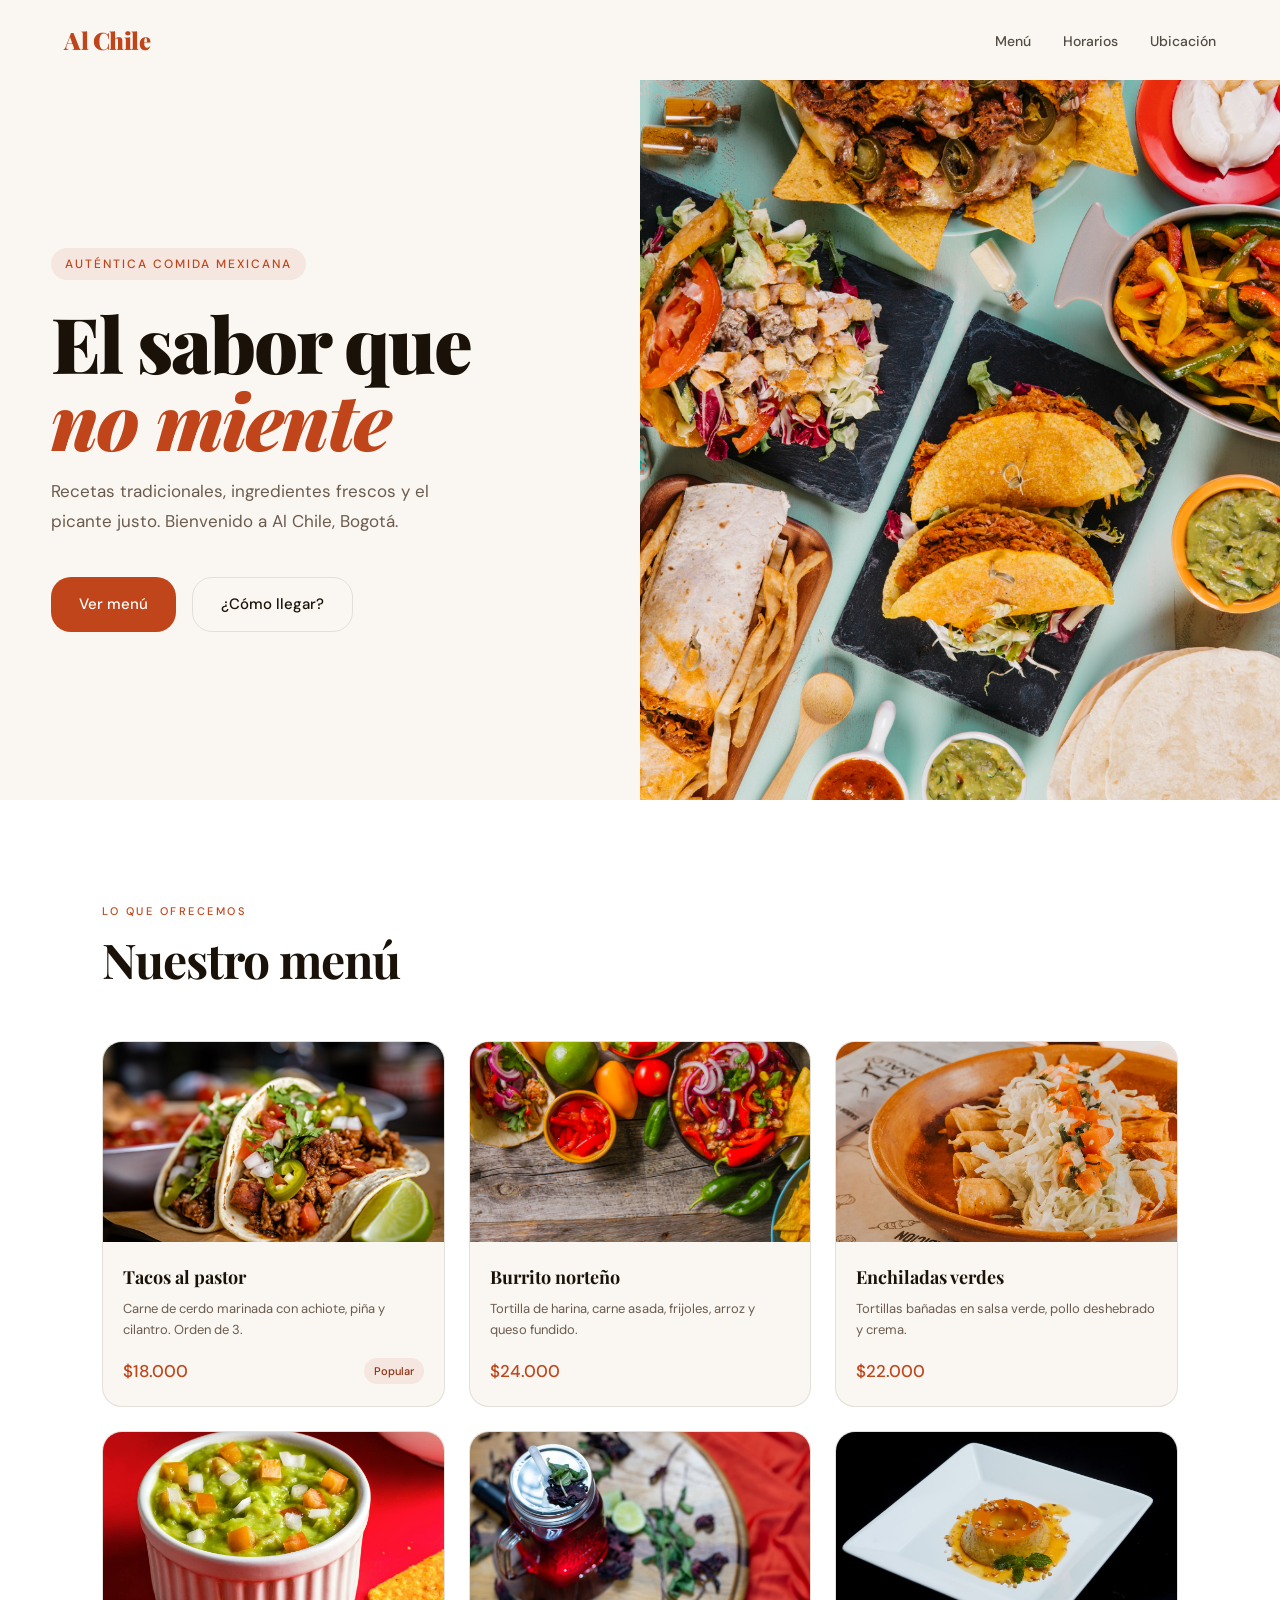
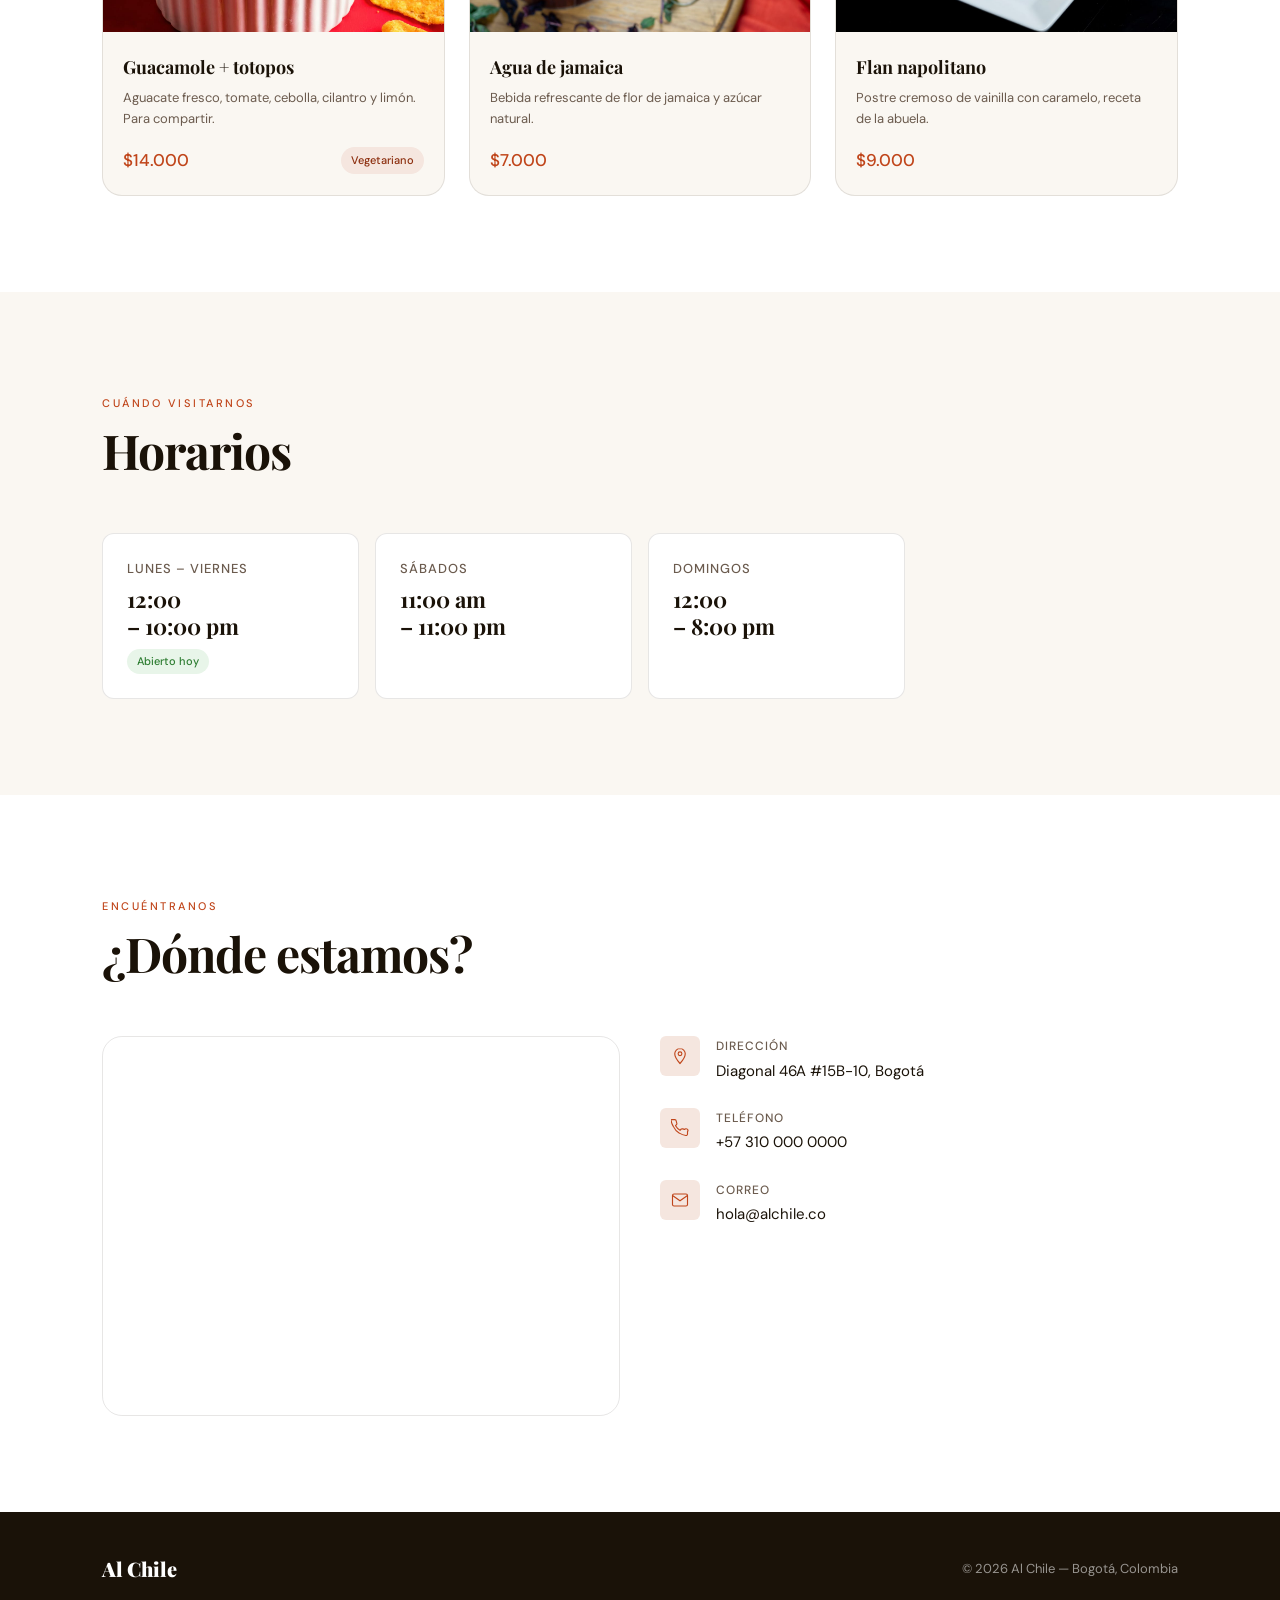
<file: index.html>
<!DOCTYPE html>
<html lang="es">
  <head>
    <meta charset="UTF-8" />
    <meta name="viewport" content="width=device-width, initial-scale=1.0" />
    <title>Al Chile — Comida Mexicana</title>
    <link rel="preconnect" href="https://fonts.googleapis.com" />
    <link rel="preconnect" href="https://fonts.gstatic.com" crossorigin />
    <link href="https://fonts.googleapis.com/css2?family=Playfair+Display:wght@700;900&family=DM+Sans:wght@400;500&display=swap" rel="stylesheet" />
    <link rel="preload" as="image" href="assets/images/hero.jpg" />
    <link rel="stylesheet" href="assets/css/styles.css" />
  </head>
  <body>
    <div id="app">
      <nav id="nav-placeholder"></nav>
      <main>
        <section id="hero-placeholder"></section>
        <section id="menu-placeholder"></section>
        <section id="horarios-placeholder"></section>
        <section id="ubicacion-placeholder"></section>
      </main>
      <footer id="footer-placeholder"></footer>
    </div>
    <script src="assets/js/main.js"></script>
  </body>
</html>
</file>
<file: assets/css/styles.css>
/* ─── Reset & Variables ───────────────────────────── */
*, *::before, *::after { box-sizing: border-box; margin: 0; padding: 0; }

:root {
  --brand:       #C0451A;
  --brand-dark:  #8C2E0E;
  --brand-light: #F5E6DF;
  --cream:       #FAF7F2;
  --ink:         #1A1208;
  --ink-muted:   #6B5B4E;
  --border:      rgba(26,18,8,0.10);
  --card-bg:     #FFFFFF;
  --ff-display:  'Playfair Display', Georgia, serif;
  --ff-body:     'DM Sans', sans-serif;
  --radius-sm:   6px;
  --radius-md:   12px;
  --radius-lg:   20px;
  --shadow-sm:   0 2px 8px rgba(26,18,8,0.08);
  --shadow-md:   0 6px 24px rgba(26,18,8,0.12);
  --transition:  0.25s ease;
}

html { scroll-behavior: smooth; }

body {
  font-family: var(--ff-body);
  background: var(--cream);
  color: var(--ink);
  font-size: 16px;
  line-height: 1.7;
  -webkit-font-smoothing: antialiased;
}

img {
  display: block;
  width: 100%;
  height: 100%;
  object-fit: cover;
}

/* ─── Navbar ──────────────────────────────────────── */
.navbar {
  position: fixed;
  top: 0; left: 0; right: 0;
  z-index: 100;
  display: flex;
  align-items: center;
  justify-content: space-between;
  padding: 1.25rem 5%;
  transition: background var(--transition), box-shadow var(--transition);
}

.navbar.scrolled {
  background: var(--cream);
  box-shadow: var(--shadow-sm);
}

.nav-logo {
  font-family: var(--ff-display);
  font-size: 24px;
  font-weight: 900;
  color: var(--brand);
  text-decoration: none;
  letter-spacing: -0.5px;
}

.nav-links {
  display: flex;
  gap: 2rem;
  list-style: none;
}

.nav-links a {
  font-size: 14px;
  font-weight: 500;
  color: var(--ink);
  text-decoration: none;
  opacity: 0.75;
  transition: opacity var(--transition);
}

.nav-links a:hover { opacity: 1; }

.nav-toggle {
  display: none;
  flex-direction: column;
  gap: 5px;
  background: none;
  border: none;
  cursor: pointer;
  padding: 4px;
}

.nav-toggle span {
  display: block;
  width: 24px;
  height: 2px;
  background: var(--ink);
  border-radius: 2px;
  transition: var(--transition);
}

/* ─── Hero ────────────────────────────────────────── */
.hero {
  min-height: auto;
  display: grid;
  grid-template-columns: 1fr 1fr;
  padding-top: 80px;
}

.hero-content {
  display: flex;
  flex-direction: column;
  justify-content: center;
  padding: 5% 5% 5% 8%;
}

.hero-tag {
  display: inline-block;
  font-size: 12px;
  font-weight: 500;
  letter-spacing: 2px;
  text-transform: uppercase;
  color: var(--brand);
  background: var(--brand-light);
  padding: 6px 14px;
  border-radius: 100px;
  margin-bottom: 1.5rem;
  width: fit-content;
}

.hero-title {
  font-family: var(--ff-display);
  font-size: clamp(48px, 6vw, 82px);
  font-weight: 900;
  line-height: 1.0;
  letter-spacing: -2px;
  color: var(--ink);
  margin-bottom: 1.25rem;
}

.hero-title em {
  font-style: italic;
  color: var(--brand);
}

.hero-desc {
  font-size: 17px;
  color: var(--ink-muted);
  max-width: 400px;
  margin-bottom: 2.5rem;
  line-height: 1.75;
}

.hero-actions { display: flex; gap: 1rem; flex-wrap: wrap; }

.btn-primary {
  display: inline-flex;
  align-items: center;
  gap: 8px;
  background: var(--brand);
  color: #fff;
  border: none;
  border-radius: var(--radius-lg);
  padding: 14px 28px;
  font-family: var(--ff-body);
  font-size: 15px;
  font-weight: 500;
  cursor: pointer;
  text-decoration: none;
  transition: background var(--transition), transform var(--transition);
}

.btn-primary:hover { background: var(--brand-dark); transform: translateY(-1px); }

.btn-secondary {
  display: inline-flex;
  align-items: center;
  gap: 8px;
  background: transparent;
  color: var(--ink);
  border: 1.5px solid var(--border);
  border-radius: var(--radius-lg);
  padding: 14px 28px;
  font-family: var(--ff-body);
  font-size: 15px;
  font-weight: 500;
  cursor: pointer;
  text-decoration: none;
  transition: border-color var(--transition), transform var(--transition);
}

.btn-secondary:hover { border-color: var(--ink); transform: translateY(-1px); }

.hero-image {
  position: relative;
  overflow: hidden;
  background: #E8D5C8;
  max-height: 80vh;
}

.hero-image img {
  width: 100%;
  height: 100%;
  max-height: 80vh;
  object-fit: cover;
  object-position: center;
}

.hero-image-placeholder {
  width: 100%;
  height: 100%;
  min-height: 500px;
  background: linear-gradient(135deg, #E8D5C8 0%, #D4B89A 100%);
  display: flex;
  flex-direction: column;
  align-items: center;
  justify-content: center;
  gap: 12px;
  color: #A07B5E;
  font-size: 14px;
}

.hero-image-placeholder svg { opacity: 0.4; }

/* ─── Section shared ──────────────────────────────── */
.section {
  padding: 6rem 8%;
}

.section-header {
  margin-bottom: 3.5rem;
}

.section-tag {
  display: inline-block;
  font-size: 11px;
  font-weight: 500;
  letter-spacing: 2.5px;
  text-transform: uppercase;
  color: var(--brand);
  margin-bottom: 0.75rem;
}

.section-title {
  font-family: var(--ff-display);
  font-size: clamp(32px, 4vw, 48px);
  font-weight: 700;
  line-height: 1.1;
  letter-spacing: -1px;
  color: var(--ink);
}

/* ─── Menu ────────────────────────────────────────── */
.menu-section { background: #fff; }

.menu-grid {
  display: grid;
  grid-template-columns: repeat(auto-fill, minmax(260px, 1fr));
  gap: 24px;
}

.menu-card {
  background: var(--cream);
  border-radius: var(--radius-lg);
  overflow: hidden;
  border: 1px solid var(--border);
  transition: transform var(--transition), box-shadow var(--transition);
  display: flex;
  flex-direction: column;
}

.menu-card:hover {
  transform: translateY(-4px);
  box-shadow: var(--shadow-md);
}

.menu-card-img {
  width: 100%;
  height: 200px;
  background: #E8D5C8;
  position: relative;
  overflow: hidden;
  flex-shrink: 0;
}

.menu-card-img img {
  width: 100%;
  height: 100%;
  object-fit: cover;
}

.img-placeholder {
  width: 100%;
  height: 100%;
  min-height: 200px;
  display: flex;
  flex-direction: column;
  align-items: center;
  justify-content: center;
  gap: 8px;
  background: linear-gradient(135deg, #EDD9C8 0%, #D4B89A 100%);
  color: #A07B5E;
  font-size: 12px;
  font-weight: 500;
  letter-spacing: 0.5px;
}

.img-icon {
  width: 36px;
  height: 36px;
  opacity: 0.45;
  background-color: #A07B5E;
  -webkit-mask-image: url("data:image/svg+xml,%3Csvg xmlns='http://www.w3.org/2000/svg' fill='none' stroke='currentColor' stroke-width='1.5' viewBox='0 0 24 24'%3E%3Crect x='3' y='3' width='18' height='18' rx='2'/%3E%3Ccircle cx='8.5' cy='8.5' r='1.5'/%3E%3Cpath d='M21 15l-5-5L5 21'/%3E%3C/svg%3E");
  -webkit-mask-repeat: no-repeat;
  -webkit-mask-size: contain;
  mask-image: url("data:image/svg+xml,%3Csvg xmlns='http://www.w3.org/2000/svg' fill='none' stroke='currentColor' stroke-width='1.5' viewBox='0 0 24 24'%3E%3Crect x='3' y='3' width='18' height='18' rx='2'/%3E%3Ccircle cx='8.5' cy='8.5' r='1.5'/%3E%3Cpath d='M21 15l-5-5L5 21'/%3E%3C/svg%3E");
  mask-repeat: no-repeat;
  mask-size: contain;
}

.img-icon--lg { width: 52px; height: 52px; }

.info-icon {
  flex-shrink: 0;
  width: 40px;
  height: 40px;
  border-radius: var(--radius-sm);
  background-color: var(--brand-light);
  display: flex;
  align-items: center;
  justify-content: center;
  position: relative;
}

.info-icon::after {
  content: '';
  display: block;
  width: 18px;
  height: 18px;
  background-color: var(--brand);
  mask-repeat: no-repeat;
  mask-size: contain;
  mask-position: center;
  -webkit-mask-repeat: no-repeat;
  -webkit-mask-size: contain;
  -webkit-mask-position: center;
}

.info-icon--pin::after {
  -webkit-mask-image: url("data:image/svg+xml,%3Csvg xmlns='http://www.w3.org/2000/svg' fill='none' stroke='black' stroke-width='1.5' viewBox='0 0 24 24'%3E%3Cpath d='M12 2C8.13 2 5 5.13 5 9c0 5.25 7 13 7 13s7-7.75 7-13c0-3.87-3.13-7-7-7z'/%3E%3Ccircle cx='12' cy='9' r='2.5'/%3E%3C/svg%3E");
  mask-image: url("data:image/svg+xml,%3Csvg xmlns='http://www.w3.org/2000/svg' fill='none' stroke='black' stroke-width='1.5' viewBox='0 0 24 24'%3E%3Cpath d='M12 2C8.13 2 5 5.13 5 9c0 5.25 7 13 7 13s7-7.75 7-13c0-3.87-3.13-7-7-7z'/%3E%3Ccircle cx='12' cy='9' r='2.5'/%3E%3C/svg%3E");
}

.info-icon--phone::after {
  -webkit-mask-image: url("data:image/svg+xml,%3Csvg xmlns='http://www.w3.org/2000/svg' fill='none' stroke='black' stroke-width='1.5' viewBox='0 0 24 24'%3E%3Cpath d='M22 16.92v3a2 2 0 01-2.18 2 19.79 19.79 0 01-8.63-3.07A19.5 19.5 0 013.07 9.81a19.79 19.79 0 01-3.07-8.72A2 2 0 012 .9h3a2 2 0 012 1.72 12.84 12.84 0 00.7 2.81 2 2 0 01-.45 2.11L6.09 8.91a16 16 0 006 6l1.27-1.27a2 2 0 012.11-.45 12.84 12.84 0 002.81.7A2 2 0 0122 16.92z'/%3E%3C/svg%3E");
  mask-image: url("data:image/svg+xml,%3Csvg xmlns='http://www.w3.org/2000/svg' fill='none' stroke='black' stroke-width='1.5' viewBox='0 0 24 24'%3E%3Cpath d='M22 16.92v3a2 2 0 01-2.18 2 19.79 19.79 0 01-8.63-3.07A19.5 19.5 0 013.07 9.81a19.79 19.79 0 01-3.07-8.72A2 2 0 012 .9h3a2 2 0 012 1.72 12.84 12.84 0 00.7 2.81 2 2 0 01-.45 2.11L6.09 8.91a16 16 0 006 6l1.27-1.27a2 2 0 012.11-.45 12.84 12.84 0 002.81.7A2 2 0 0122 16.92z'/%3E%3C/svg%3E");
}

.info-icon--mail::after {
  -webkit-mask-image: url("data:image/svg+xml,%3Csvg xmlns='http://www.w3.org/2000/svg' fill='none' stroke='black' stroke-width='1.5' viewBox='0 0 24 24'%3E%3Cpath d='M4 4h16c1.1 0 2 .9 2 2v12c0 1.1-.9 2-2 2H4c-1.1 0-2-.9-2-2V6c0-1.1.9-2 2-2z'/%3E%3Cpolyline points='22,6 12,13 2,6'/%3E%3C/svg%3E");
  mask-image: url("data:image/svg+xml,%3Csvg xmlns='http://www.w3.org/2000/svg' fill='none' stroke='black' stroke-width='1.5' viewBox='0 0 24 24'%3E%3Cpath d='M4 4h16c1.1 0 2 .9 2 2v12c0 1.1-.9 2-2 2H4c-1.1 0-2-.9-2-2V6c0-1.1.9-2 2-2z'/%3E%3Cpolyline points='22,6 12,13 2,6'/%3E%3C/svg%3E");
}

.menu-card-body { padding: 1.25rem; flex: 1; display: flex; flex-direction: column; }

.menu-card-name {
  font-family: var(--ff-display);
  font-size: 18px;
  font-weight: 700;
  color: var(--ink);
  margin-bottom: 6px;
}

.menu-card-desc {
  font-size: 13px;
  color: var(--ink-muted);
  line-height: 1.6;
  margin-bottom: 1rem;
  flex: 1;
}

.menu-card-footer {
  display: flex;
  align-items: center;
  justify-content: space-between;
  margin-top: auto;
}

.menu-card-price {
  font-size: 17px;
  font-weight: 500;
  color: var(--brand);
}

.menu-badge {
  font-size: 11px;
  font-weight: 500;
  padding: 4px 10px;
  border-radius: 100px;
  background: var(--brand-light);
  color: var(--brand-dark);
}

/* ─── Horarios ────────────────────────────────────── */
.horarios-section { background: var(--cream); }

.horarios-grid {
  display: grid;
  grid-template-columns: repeat(auto-fill, minmax(220px, 1fr));
  gap: 16px;
}

.horario-card {
  background: #fff;
  border: 1px solid var(--border);
  border-radius: var(--radius-md);
  padding: 1.5rem;
  transition: box-shadow var(--transition);
}

.horario-card:hover { box-shadow: var(--shadow-sm); }

.horario-dia {
  font-size: 13px;
  font-weight: 500;
  color: var(--ink-muted);
  text-transform: uppercase;
  letter-spacing: 1px;
  margin-bottom: 6px;
}

.horario-tiempo {
  font-family: var(--ff-display);
  font-size: 22px;
  font-weight: 700;
  color: var(--ink);
  line-height: 1.2;
}

.horario-estado {
  display: inline-block;
  margin-top: 10px;
  font-size: 11px;
  font-weight: 500;
  padding: 3px 10px;
  border-radius: 100px;
  background: #E8F5E9;
  color: #2E7D32;
}

/* ─── Ubicacion ───────────────────────────────────── */
.ubicacion-section { background: #fff; }

.ubicacion-grid {
  display: grid;
  grid-template-columns: 1fr 1fr;
  gap: 40px;
  align-items: start;
}

.ubicacion-map {
  border-radius: var(--radius-lg);
  overflow: hidden;
  border: 1px solid var(--border);
  height: 380px;
}

.ubicacion-map iframe {
  width: 100%;
  height: 100%;
  border: none;
  display: block;
}

.info-list { list-style: none; display: flex; flex-direction: column; gap: 1.5rem; }

.info-item { display: flex; gap: 1rem; align-items: flex-start; }

.info-icon {
  flex-shrink: 0;
  width: 40px;
  height: 40px;
  border-radius: var(--radius-sm);
  background: var(--brand-light);
  display: flex;
  align-items: center;
  justify-content: center;
}

.info-icon svg { color: var(--brand); }

.info-label { font-size: 12px; font-weight: 500; color: var(--ink-muted); text-transform: uppercase; letter-spacing: 1px; }
.info-value { font-size: 15px; color: var(--ink); margin-top: 2px; }

/* ─── Footer ──────────────────────────────────────── */
.footer {
  background: var(--ink);
  color: rgba(255,255,255,0.55);
  padding: 2.5rem 8%;
  display: flex;
  align-items: center;
  justify-content: space-between;
  flex-wrap: wrap;
  gap: 1rem;
}

.footer-logo {
  font-family: var(--ff-display);
  font-size: 20px;
  font-weight: 900;
  color: #fff;
  text-decoration: none;
}

.footer-copy { font-size: 13px; }

/* ─── Responsive ──────────────────────────────────── */
@media (max-width: 900px) {
  .hero { grid-template-columns: 1fr; min-height: auto; }
  .hero-content { padding: 6rem 6% 3rem; }
  .hero-image { min-height: 320px; }
  .hero-image-placeholder { min-height: 320px; }
  .ubicacion-grid { grid-template-columns: 1fr; }
  .ubicacion-map { height: 280px; }
  .section { padding: 4rem 6%; }
}

@media (max-width: 600px) {
  .nav-links {
    display: none;
    position: fixed;
    top: 64px; left: 0; right: 0;
    background: var(--cream);
    flex-direction: column;
    align-items: center;
    gap: 0;
    padding: 1rem 0;
    box-shadow: var(--shadow-md);
  }
  .nav-links.open { display: flex; }
  .nav-links a { padding: 0.75rem 2rem; width: 100%; text-align: center; opacity: 1; font-size: 16px; }
  .nav-toggle { display: flex; }
  .hero-title { letter-spacing: -1px; }
  .section { padding: 3rem 5%; }
  .footer { flex-direction: column; text-align: center; }
}
</file>
